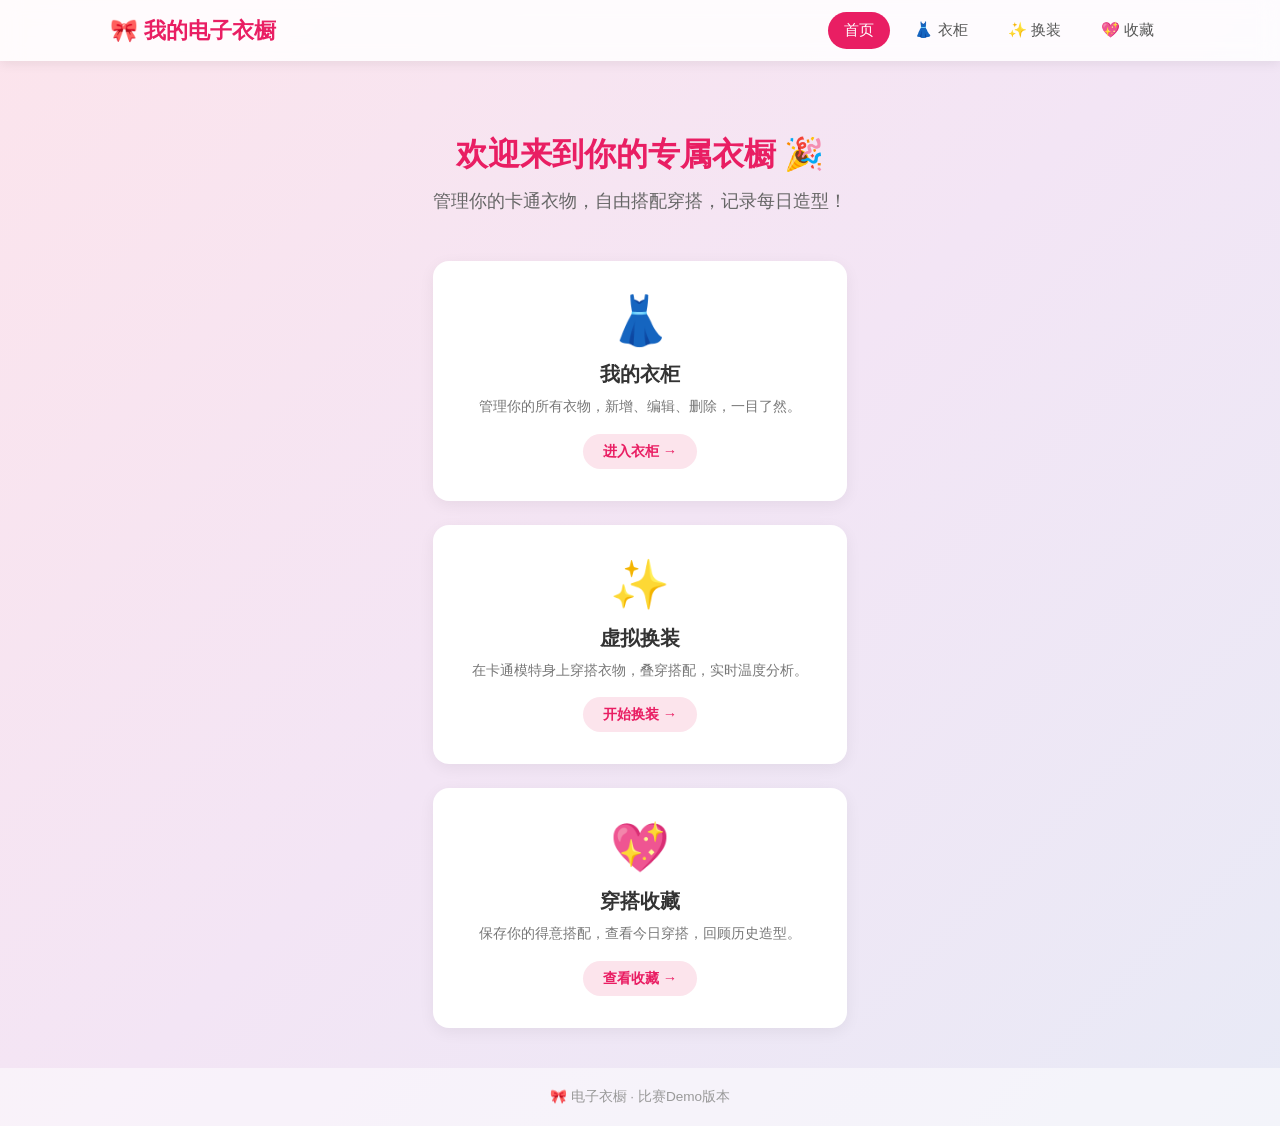
<file: index.html>
<!DOCTYPE html>
<!-- 
  ============================================================
  首页开发：成员C（仓库主管 / 后端逻辑层）
  前端页面结构 + UI 样式：成员A
  后端交互层（JS 事件绑定）：成员B
  ============================================================
-->
<html lang="zh-CN">
<head>
  <meta charset="UTF-8">
  <meta name="viewport" content="width=device-width, initial-scale=1.0">
  <title>🎀 我的电子衣橱</title>
  <link rel="stylesheet" href="css/style.css">
</head>
<body>
  <!-- 导航栏 -->
  <nav class="nav-bar">
    <div class="nav-inner">
      <h1 class="nav-logo">🎀 我的电子衣橱</h1>
      <div class="nav-links">
        <a href="index.html" class="nav-link active">首页</a>
        <a href="wardrobe.html" class="nav-link">👗 衣柜</a>
        <a href="dress-up.html" class="nav-link">✨ 换装</a>
        <a href="collection.html" class="nav-link">💖 收藏</a>
      </div>
    </div>
  </nav>

  <!-- 主内容 -->
  <main class="container">
    <section class="hero">
      <h2>欢迎来到你的专属衣橱 🎉</h2>
      <p>管理你的卡通衣物，自由搭配穿搭，记录每日造型！</p>
    </section>

    <section class="card-grid">
      <a href="wardrobe.html" class="card card-wardrobe">
        <div class="card-icon">👗</div>
        <h3>我的衣柜</h3>
        <p>管理你的所有衣物，新增、编辑、删除，一目了然。</p>
        <span class="card-btn">进入衣柜 →</span>
      </a>

      <a href="dress-up.html" class="card card-dressup">
        <div class="card-icon">✨</div>
        <h3>虚拟换装</h3>
        <p>在卡通模特身上穿搭衣物，叠穿搭配，实时温度分析。</p>
        <span class="card-btn">开始换装 →</span>
      </a>

      <a href="collection.html" class="card card-collection">
        <div class="card-icon">💖</div>
        <h3>穿搭收藏</h3>
        <p>保存你的得意搭配，查看今日穿搭，回顾历史造型。</p>
        <span class="card-btn">查看收藏 →</span>
      </a>
    </section>
  </main>

  <!-- 页脚 -->
  <footer class="footer">
    <p>🎀 电子衣橱 · 比赛Demo版本</p>
  </footer>
</body>
</html>
</file>
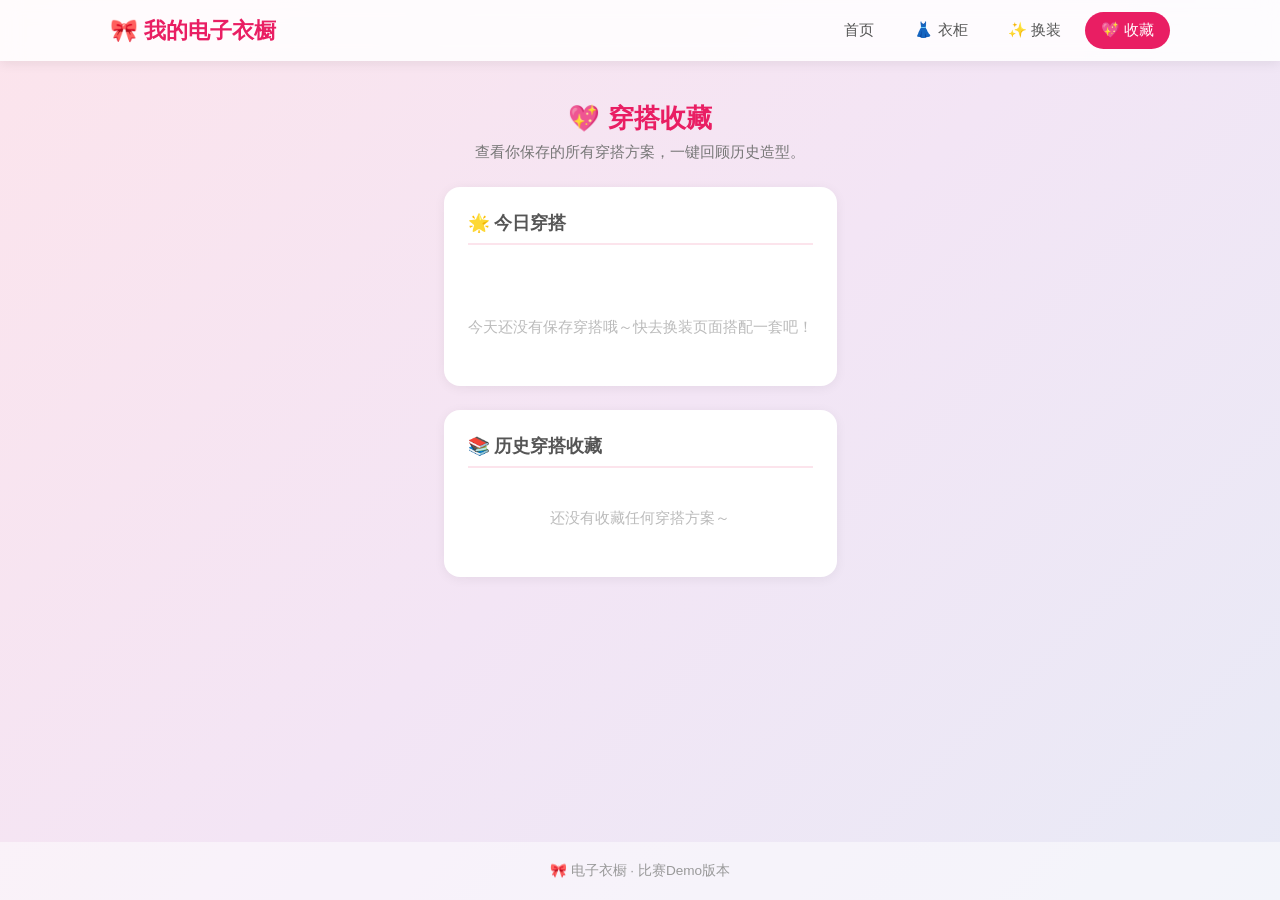
<file: collection.html>
<!DOCTYPE html>
<!-- 
  ============================================================
  前端页面结构 + UI 样式：成员A
  后端交互层（JS 事件绑定、DOM渲染）：成员B
  后端逻辑层（数据CRUD、业务逻辑）：成员C
  ============================================================
-->
<html lang="zh-CN">
<head>
  <meta charset="UTF-8">
  <meta name="viewport" content="width=device-width, initial-scale=1.0">
  <title>💖 穿搭收藏 - 电子衣橱</title>
  <link rel="stylesheet" href="css/style.css">
</head>
<body>
  <!-- 导航栏 -->
  <nav class="nav-bar">
    <div class="nav-inner">
      <h1 class="nav-logo">🎀 我的电子衣橱</h1>
      <div class="nav-links">
        <a href="index.html" class="nav-link">首页</a>
        <a href="wardrobe.html" class="nav-link">👗 衣柜</a>
        <a href="dress-up.html" class="nav-link">✨ 换装</a>
        <a href="collection.html" class="nav-link active">💖 收藏</a>
      </div>
    </div>
  </nav>

  <!-- 主内容 -->
  <main class="container">
    <section class="page-header">
      <h2>💖 穿搭收藏</h2>
      <p>查看你保存的所有穿搭方案，一键回顾历史造型。</p>
    </section>

    <!-- 今日穿搭卡片 -->
    <section class="section-card today-outfit">
      <h3>🌟 今日穿搭</h3>
      <div id="today-outfit-display" class="today-outfit-display">
        <!-- JS渲染今日穿搭卡片 -->
      </div>
      <p id="empty-today" class="empty-hint">今天还没有保存穿搭哦～快去换装页面搭配一套吧！</p>
    </section>

    <!-- 历史收藏列表 -->
    <section class="section-card history-list">
      <h3>📚 历史穿搭收藏</h3>
      <div id="collection-list" class="card-container">
        <!-- JS渲染所有收藏穿搭 -->
      </div>
      <p id="empty-collection" class="empty-hint">还没有收藏任何穿搭方案～</p>
    </section>
  </main>

  <!-- 页脚 -->
  <footer class="footer">
    <p>🎀 电子衣橱 · 比赛Demo版本</p>
  </footer>

  <!-- 加载顺序：数据层 → 逻辑层 → 交互层 -->
  <script src="js/storage.js"></script>
  <script src="js/logic.js"></script>
  <script src="js/collection.js"></script>
</body>
</html>
</file>
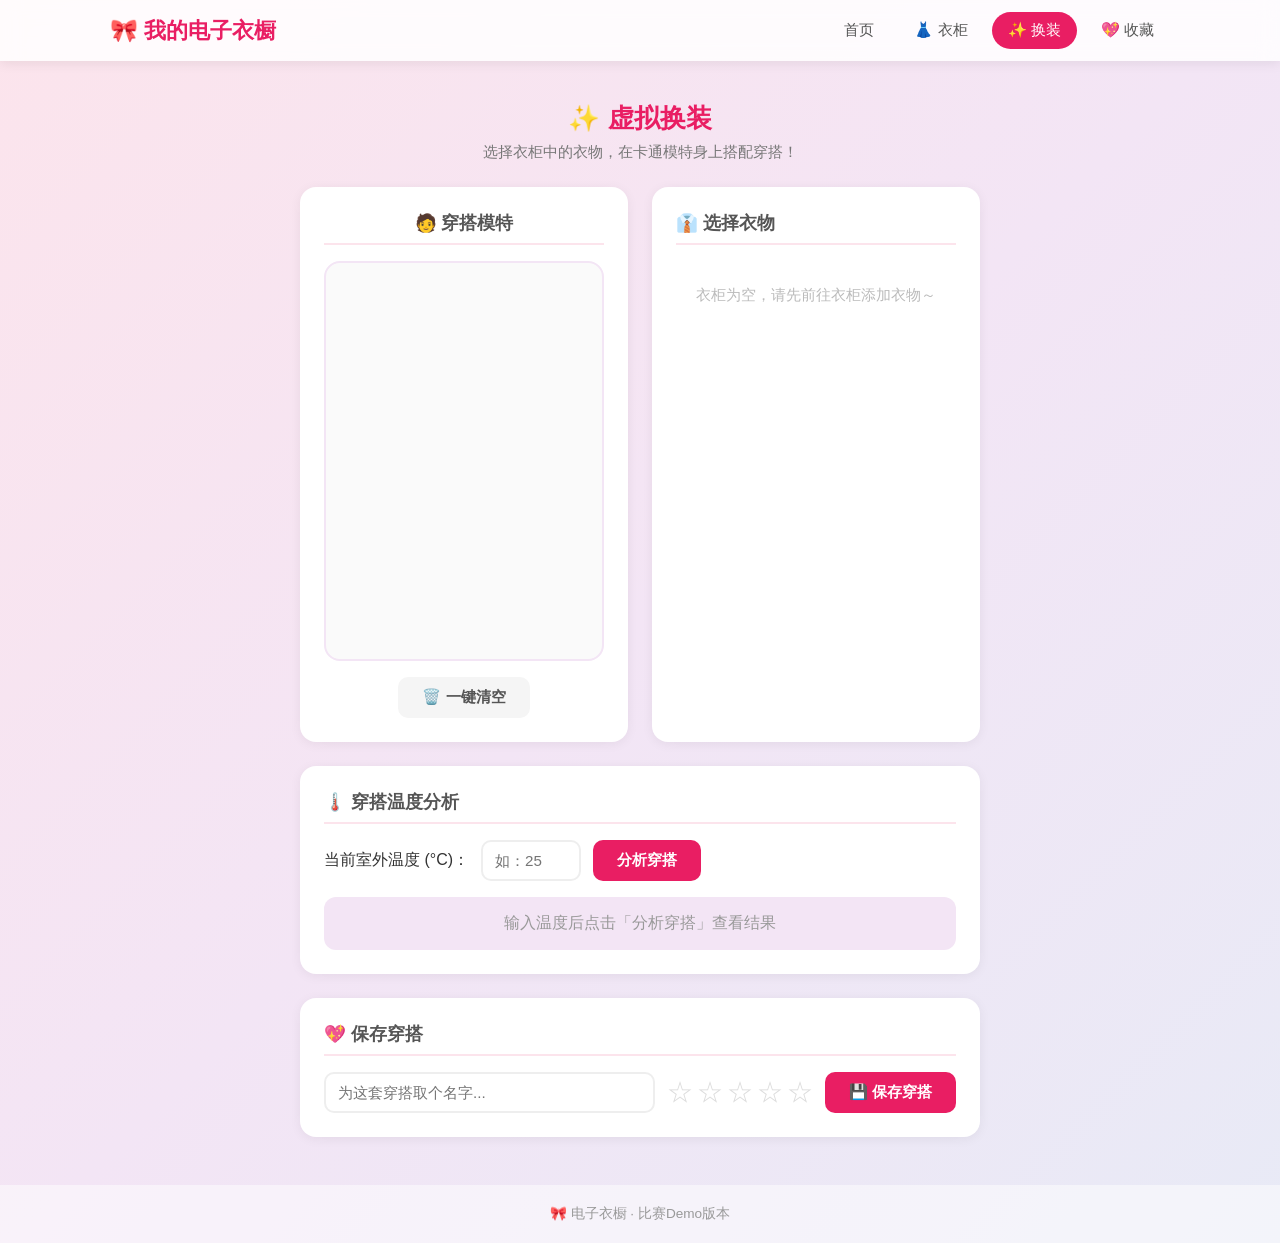
<file: dress-up.html>
<!DOCTYPE html>
<!-- 
  ============================================================
  前端页面结构 + UI 样式：成员A
  后端交互层（JS 事件绑定、DOM渲染）：成员B
  后端逻辑层（数据CRUD、温度算法、业务验证）：成员C
  ============================================================
-->
<html lang="zh-CN">
<head>
  <meta charset="UTF-8">
  <meta name="viewport" content="width=device-width, initial-scale=1.0">
  <title>✨ 虚拟换装 - 电子衣橱</title>
  <link rel="stylesheet" href="css/style.css">
</head>
<body>
  <!-- 导航栏 -->
  <nav class="nav-bar">
    <div class="nav-inner">
      <h1 class="nav-logo">🎀 我的电子衣橱</h1>
      <div class="nav-links">
        <a href="index.html" class="nav-link">首页</a>
        <a href="wardrobe.html" class="nav-link">👗 衣柜</a>
        <a href="dress-up.html" class="nav-link active">✨ 换装</a>
        <a href="collection.html" class="nav-link">💖 收藏</a>
      </div>
    </div>
  </nav>

  <!-- 主内容 -->
  <main class="container">
    <section class="page-header">
      <h2>✨ 虚拟换装</h2>
      <p>选择衣柜中的衣物，在卡通模特身上搭配穿搭！</p>
    </section>

    <!-- 换装主区域 -->
    <div class="dressup-layout">
      <!-- 左侧：卡通模特画布 -->
      <section class="section-card model-area">
        <h3>🧑 穿搭模特</h3>
        <div id="model-canvas" class="model-canvas">
          <!-- 卡通人体模特由JS渲染 -->
          <!-- 叠穿图层：内层 → 外层 -->
          <div id="model-layer-inner" class="model-layer"></div>
          <div id="model-layer-outer" class="model-layer"></div>
        </div>
        <!-- 穿搭操作按钮 -->
        <div class="model-actions">
          <button class="btn btn-secondary" id="clear-all-btn">🗑️ 一键清空</button>
        </div>
      </section>

      <!-- 右侧：衣柜衣物列表 -->
      <section class="section-card clothes-select-area">
        <h3>👔 选择衣物</h3>
        <div id="clothes-select-list" class="card-container">
          <!-- JS从衣柜读取并渲染 -->
        </div>
        <p id="empty-clothes-hint" class="empty-hint">衣柜为空，请先前往衣柜添加衣物～</p>
      </section>
    </div>

    <!-- 温度分析区域 -->
    <section class="section-card temp-analysis">
      <h3>🌡️ 穿搭温度分析</h3>
      <div class="temp-input-row">
        <label for="outside-temp">当前室外温度 (°C)：</label>
        <input type="number" id="outside-temp" placeholder="如：25" min="-20" max="50">
        <button class="btn btn-primary" id="analyze-temp-btn">分析穿搭</button>
      </div>
      <div id="temp-result" class="temp-result">
        <p class="temp-hint">输入温度后点击「分析穿搭」查看结果</p>
      </div>
    </section>

    <!-- 收藏当前穿搭 -->
    <section class="section-card save-outfit-area">
      <h3>💖 保存穿搭</h3>
      <div class="save-outfit-row">
        <input type="text" id="outfit-name" placeholder="为这套穿搭取个名字..." maxlength="20">
        <div class="star-rating" id="star-rating">
          <span class="star" data-value="1">☆</span>
          <span class="star" data-value="2">☆</span>
          <span class="star" data-value="3">☆</span>
          <span class="star" data-value="4">☆</span>
          <span class="star" data-value="5">☆</span>
        </div>
        <button class="btn btn-primary" id="save-outfit-btn">💾 保存穿搭</button>
      </div>
      <input type="hidden" id="rating-value" value="0">
    </section>
  </main>

  <!-- 页脚 -->
  <footer class="footer">
    <p>🎀 电子衣橱 · 比赛Demo版本</p>
  </footer>

  <!-- 加载顺序：数据层 → 逻辑层 → 交互层 -->
  <script src="js/storage.js"></script>
  <script src="js/logic.js"></script>
  <script src="js/dress-up.js"></script>
</body>
</html>
</file>
<file: css/style.css>
/*
  ============================================================
  前端负责人：成员A（UI 样式 + 布局 + 视觉设计）
  后端交互层（JS 事件绑定、DOM渲染）：成员B
  后端逻辑层（数据CRUD、业务算法）：成员C
  ============================================================
*/

/* ==================== 全局重置 & 基础 ==================== */
* {
  margin: 0;
  padding: 0;
  box-sizing: border-box;
}

body {
  font-family: 'Segoe UI', 'PingFang SC', 'Microsoft YaHei', sans-serif;
  background: linear-gradient(135deg, #fce4ec 0%, #f3e5f5 50%, #e8eaf6 100%);
  min-height: 100vh;
  color: #333;
  display: flex;
  flex-direction: column;
}

a {
  text-decoration: none;
  color: inherit;
}

/* ==================== 导航栏 ==================== */
.nav-bar {
  background: rgba(255, 255, 255, 0.85);
  backdrop-filter: blur(10px);
  box-shadow: 0 2px 12px rgba(0, 0, 0, 0.08);
  position: sticky;
  top: 0;
  z-index: 100;
}

.nav-inner {
  max-width: 1100px;
  margin: 0 auto;
  padding: 12px 20px;
  display: flex;
  align-items: center;
  justify-content: space-between;
}

.nav-logo {
  font-size: 1.4rem;
  color: #e91e63;
}

.nav-links {
  display: flex;
  gap: 8px;
}

.nav-link {
  padding: 8px 16px;
  border-radius: 20px;
  font-size: 0.95rem;
  transition: all 0.2s;
  color: #555;
}

.nav-link:hover {
  background: #fce4ec;
  color: #e91e63;
}

.nav-link.active {
  background: #e91e63;
  color: #fff;
}

/* ==================== 容器 ==================== */
.container {
  max-width: 1100px;
  margin: 0 auto;
  padding: 24px 20px;
  flex: 1;
}

/* ==================== 首页 Hero ==================== */
.hero {
  text-align: center;
  padding: 48px 0 32px;
}

.hero h2 {
  font-size: 2rem;
  color: #e91e63;
  margin-bottom: 12px;
}

.hero p {
  font-size: 1.1rem;
  color: #666;
}

/* ==================== 卡片网格 ==================== */
.card-grid {
  display: grid;
  grid-template-columns: repeat(auto-fit, minmax(280px, 1fr));
  gap: 24px;
  padding: 16px 0;
}

.card {
  background: #fff;
  border-radius: 16px;
  padding: 32px 24px;
  text-align: center;
  box-shadow: 0 4px 16px rgba(0, 0, 0, 0.06);
  transition: transform 0.2s, box-shadow 0.2s;
  cursor: pointer;
}

.card:hover {
  transform: translateY(-4px);
  box-shadow: 0 8px 24px rgba(233, 30, 99, 0.15);
}

.card-icon {
  font-size: 3rem;
  margin-bottom: 12px;
}

.card h3 {
  font-size: 1.25rem;
  margin-bottom: 8px;
  color: #333;
}

.card p {
  font-size: 0.9rem;
  color: #777;
  margin-bottom: 16px;
  line-height: 1.5;
}

.card-btn {
  display: inline-block;
  padding: 8px 20px;
  border-radius: 20px;
  background: #fce4ec;
  color: #e91e63;
  font-size: 0.9rem;
  font-weight: 600;
  transition: background 0.2s;
}

.card:hover .card-btn {
  background: #e91e63;
  color: #fff;
}

/* ==================== 页面头部 ==================== */
.page-header {
  text-align: center;
  padding: 16px 0 24px;
}

.page-header h2 {
  font-size: 1.6rem;
  color: #e91e63;
}

.page-header p {
  color: #777;
  font-size: 0.95rem;
  margin-top: 6px;
}

/* ==================== 区块卡片 ==================== */
.section-card {
  background: #fff;
  border-radius: 16px;
  padding: 24px;
  margin-bottom: 24px;
  box-shadow: 0 2px 12px rgba(0, 0, 0, 0.06);
}

.section-card h3 {
  font-size: 1.1rem;
  color: #555;
  margin-bottom: 16px;
  padding-bottom: 8px;
  border-bottom: 2px solid #fce4ec;
}

/* ==================== 表单 ==================== */
.clothes-form {
  display: grid;
  grid-template-columns: 1fr 1fr;
  gap: 16px;
}

.form-group {
  display: flex;
  flex-direction: column;
  gap: 4px;
}

.form-group label {
  font-size: 0.85rem;
  color: #666;
  font-weight: 600;
}

.form-group input,
.form-group select {
  padding: 10px 12px;
  border: 2px solid #eee;
  border-radius: 10px;
  font-size: 0.95rem;
  outline: none;
  transition: border-color 0.2s;
}

.form-group input:focus,
.form-group select:focus {
  border-color: #e91e63;
}

.form-actions {
  grid-column: 1 / -1;
  display: flex;
  gap: 12px;
  padding-top: 8px;
}

/* ==================== 按钮 ==================== */
.btn {
  padding: 10px 24px;
  border: none;
  border-radius: 10px;
  font-size: 0.95rem;
  cursor: pointer;
  transition: all 0.2s;
  font-weight: 600;
}

.btn-primary {
  background: #e91e63;
  color: #fff;
}

.btn-primary:hover {
  background: #d81b60;
  transform: translateY(-1px);
}

.btn-secondary {
  background: #f5f5f5;
  color: #555;
}

.btn-secondary:hover {
  background: #eee;
}

.btn-danger {
  background: #ffebee;
  color: #c62828;
}

.btn-danger:hover {
  background: #ffcdd2;
}

.btn-small {
  padding: 6px 14px;
  font-size: 0.8rem;
  border-radius: 8px;
}

/* ==================== 卡片容器（衣物卡片等） ==================== */
.card-container {
  display: grid;
  grid-template-columns: repeat(auto-fill, minmax(160px, 1fr));
  gap: 16px;
}

.clothes-card {
  background: #fafafa;
  border-radius: 12px;
  padding: 12px;
  text-align: center;
  border: 2px solid transparent;
  transition: all 0.2s;
  position: relative;
}

.clothes-card:hover {
  border-color: #f8bbd0;
}

.clothes-card .clothes-img {
  width: 100%;
  height: 120px;
  object-fit: contain;
  margin-bottom: 8px;
}

.clothes-card .clothes-name {
  font-size: 0.9rem;
  font-weight: 600;
  color: #333;
}

.clothes-card .clothes-tags {
  font-size: 0.75rem;
  color: #999;
  margin-top: 4px;
}

.clothes-card .clothes-actions {
  margin-top: 8px;
  display: flex;
  gap: 6px;
  justify-content: center;
}

.clothes-card.selected {
  border-color: #e91e63;
  background: #fce4ec;
}

/* ==================== 预设样衣选择 ==================== */
.preset-list {
  display: flex;
  flex-wrap: wrap;
  gap: 8px;
}

.preset-item {
  width: 64px;
  height: 64px;
  border: 2px solid #eee;
  border-radius: 10px;
  overflow: hidden;
  cursor: pointer;
  transition: all 0.2s;
  display: flex;
  align-items: center;
  justify-content: center;
  background: #fafafa;
}

.preset-item:hover {
  border-color: #f8bbd0;
}

.preset-item.active {
  border-color: #e91e63;
  background: #fce4ec;
}

.preset-item img {
  width: 100%;
  height: 100%;
  object-fit: contain;
  padding: 4px;
}

/* ==================== 换装布局 ==================== */
.dressup-layout {
  display: grid;
  grid-template-columns: 1fr 1fr;
  gap: 24px;
}

.model-area {
  text-align: center;
}

.model-canvas {
  position: relative;
  width: 280px;
  height: 400px;
  margin: 0 auto;
  background: #fafafa;
  border-radius: 16px;
  overflow: hidden;
  border: 2px solid #f3e5f5;
}

.model-layer {
  position: absolute;
  top: 0;
  left: 0;
  width: 100%;
  height: 100%;
  display: flex;
  align-items: center;
  justify-content: center;
}

.model-layer img {
  max-width: 90%;
  max-height: 90%;
  object-fit: contain;
}

.model-actions {
  margin-top: 16px;
}

/* ==================== 温度分析 ==================== */
.temp-input-row {
  display: flex;
  align-items: center;
  gap: 12px;
  flex-wrap: wrap;
}

.temp-input-row input {
  width: 100px;
  padding: 10px 12px;
  border: 2px solid #eee;
  border-radius: 10px;
  font-size: 0.95rem;
  outline: none;
}

.temp-input-row input:focus {
  border-color: #e91e63;
}

.temp-result {
  margin-top: 16px;
  padding: 16px;
  border-radius: 12px;
  background: #f3e5f5;
}

.temp-result .temp-hint {
  color: #999;
  text-align: center;
}

.temp-result .temp-suit {
  font-size: 1.1rem;
  font-weight: 600;
  color: #333;
}

.temp-result .temp-range {
  color: #e91e63;
  font-size: 0.95rem;
  margin-top: 4px;
}

.temp-result .temp-advice {
  margin-top: 8px;
  padding: 8px 12px;
  border-radius: 8px;
  font-size: 0.9rem;
}

.temp-advice.thin {
  background: #fff3e0;
  color: #e65100;
}

.temp-advice.fit {
  background: #e8f5e9;
  color: #2e7d32;
}

.temp-advice.thick {
  background: #ffebee;
  color: #c62828;
}

/* ==================== 收藏穿搭 ==================== */
.save-outfit-row {
  display: flex;
  align-items: center;
  gap: 12px;
  flex-wrap: wrap;
}

.save-outfit-row input {
  flex: 1;
  min-width: 140px;
  padding: 10px 12px;
  border: 2px solid #eee;
  border-radius: 10px;
  font-size: 0.95rem;
  outline: none;
}

.save-outfit-row input:focus {
  border-color: #e91e63;
}

/* ==================== 星级评分 ==================== */
.star-rating {
  display: flex;
  gap: 4px;
}

.star {
  font-size: 1.6rem;
  cursor: pointer;
  color: #ddd;
  transition: color 0.15s;
  user-select: none;
}

.star.active,
.star:hover {
  color: #ffc107;
}

/* ==================== 今日穿搭卡片 ==================== */
.today-outfit-display {
  text-align: center;
  padding: 16px;
}

.today-outfit-card {
  display: inline-block;
  background: #fce4ec;
  border-radius: 16px;
  padding: 20px 32px;
  box-shadow: 0 4px 12px rgba(233, 30, 99, 0.1);
}

.today-outfit-card .outfit-name {
  font-size: 1.15rem;
  font-weight: 600;
  color: #333;
}

.today-outfit-card .outfit-date {
  font-size: 0.8rem;
  color: #999;
  margin-top: 4px;
}

.today-outfit-card .outfit-clothes {
  display: flex;
  gap: 8px;
  justify-content: center;
  margin-top: 12px;
  flex-wrap: wrap;
}

.today-outfit-card .outfit-clothes img {
  width: 60px;
  height: 60px;
  object-fit: contain;
  background: #fff;
  border-radius: 8px;
  padding: 4px;
}

.today-outfit-card .outfit-rating {
  margin-top: 8px;
  font-size: 1.2rem;
}

/* ==================== 收藏列表卡片 ==================== */
.collection-card {
  background: #fafafa;
  border-radius: 12px;
  padding: 16px;
  text-align: center;
  border: 2px solid transparent;
  transition: all 0.2s;
}

.collection-card:hover {
  border-color: #f8bbd0;
}

.collection-card .outfit-name {
  font-size: 1rem;
  font-weight: 600;
  color: #333;
}

.collection-card .outfit-date {
  font-size: 0.75rem;
  color: #999;
  margin-top: 4px;
}

.collection-card .outfit-clothes {
  display: flex;
  gap: 6px;
  justify-content: center;
  margin-top: 10px;
  flex-wrap: wrap;
}

.collection-card .outfit-clothes img {
  width: 50px;
  height: 50px;
  object-fit: contain;
  background: #fff;
  border-radius: 6px;
  padding: 3px;
}

.collection-card .outfit-rating {
  margin-top: 6px;
  font-size: 1rem;
}

.collection-card .outfit-actions {
  margin-top: 10px;
  display: flex;
  gap: 6px;
  justify-content: center;
}

/* ==================== 空状态提示 ==================== */
.empty-hint {
  text-align: center;
  color: #bbb;
  font-size: 0.95rem;
  padding: 24px 0;
}

/* ==================== 拍照上传 ==================== */
.photo-upload-group {
  grid-column: 1 / -1;
}

.photo-upload-area {
  display: flex;
  flex-direction: column;
  gap: 12px;
}

.photo-upload-buttons {
  display: flex;
  gap: 10px;
  flex-wrap: wrap;
}

.photo-preview-area {
  margin-top: 8px;
  padding: 12px;
  background: #f3e5f5;
  border-radius: 12px;
  text-align: center;
}

.photo-preview-container {
  display: flex;
  flex-direction: column;
  align-items: center;
  gap: 10px;
}

.photo-preview-container canvas {
  max-width: 100%;
  max-height: 260px;
  border-radius: 8px;
  box-shadow: 0 2px 8px rgba(0,0,0,0.1);
  background: #fff;
}

.photo-preview-actions {
  display: flex;
  gap: 10px;
}

/* ==================== 暂存区（裁剪/抠图） ==================== */
.staging-hint {
  font-size: 0.9rem;
  color: #7b1fa2;
  margin: 0 0 8px;
}

.staging-actions {
  display: flex;
  gap: 10px;
  flex-wrap: wrap;
  margin-top: 10px;
  justify-content: center;
}

.staging-actions .btn {
  font-size: 0.9rem;
}

#staging-canvas {
  max-width: 100%;
  max-height: 300px;
  border-radius: 8px;
  box-shadow: 0 2px 8px rgba(0,0,0,0.1);
  background: #fff;
  cursor: crosshair;
}

/* ==================== 页脚 ==================== */
.footer {
  text-align: center;
  padding: 20px;
  color: #999;
  font-size: 0.85rem;
  background: rgba(255, 255, 255, 0.5);
}

/* ==================== 响应式 ==================== */
@media (max-width: 768px) {
  .nav-inner {
    flex-direction: column;
    gap: 8px;
  }

  .nav-links {
    flex-wrap: wrap;
    justify-content: center;
  }

  .dressup-layout {
    grid-template-columns: 1fr;
  }

  .clothes-form {
    grid-template-columns: 1fr;
  }

  .hero h2 {
    font-size: 1.5rem;
  }

  .model-canvas {
    width: 220px;
    height: 320px;
  }
}
</file>
